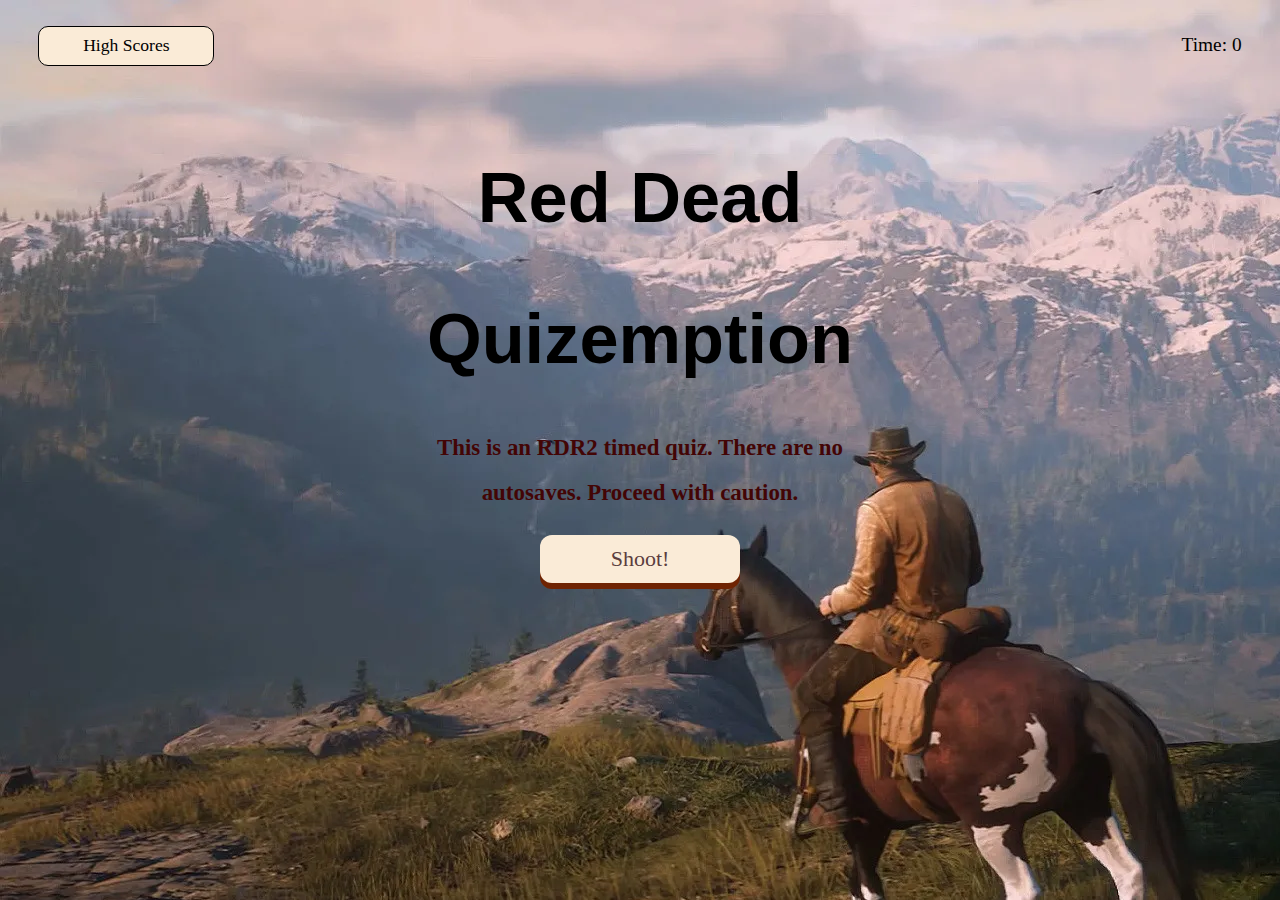
<file: index.html>
<!DOCTYPE html>
<html lang=en>

<head>
  <meta charset="UTF-8">
  <meta name="viewport" content="width=device-width, initial-scale=1">
  <title>RDR2 Quizemption!</title>
  <link rel="stylesheet" type="text/css" href="./assets/css/reset.css">
  <link rel="stylesheet" type="text/css" href="./assets/css/style.css">
</head>



<body>
  <nav>
    <div class="highscores"><a id="text-score" class="btn" href="highscore.html">High Scores</a></div>
    <div class="timer">Time: <span id="time">0</span></div>
  </nav>

  <section class="container">
    <article id="start-page">
      <h1>Red Dead Quizemption</h1>
      <p class="card-content">This is an RDR2 timed quiz. There are no autosaves. Proceed with caution.</p>
      <button id="startbtn" class="pushable"><span class="front">Shoot!</span></button>
    </article>

    <article id="question-page" class="hidden">
      <h2 id="ask-question"></h2>
      <p id="answers"></p>
    </article>

    <article id="end-page" class="hidden">
      <h2>You have reached the end of the story!</h2>
      <p>You scored: <span id="final-score"></span></p>
      <p>Enter Initials: <input type="text" id="initials" maxlength="3" style="text-transform:uppercase"/><button id="submit">Submit</button></p>
      <button id="restart">Restart</button>
    </article>



    <div id="result" class="hidden"></div>
  </section>

  
  <script src="assets/js/script.js"></script>
</body>

</html>
</file>
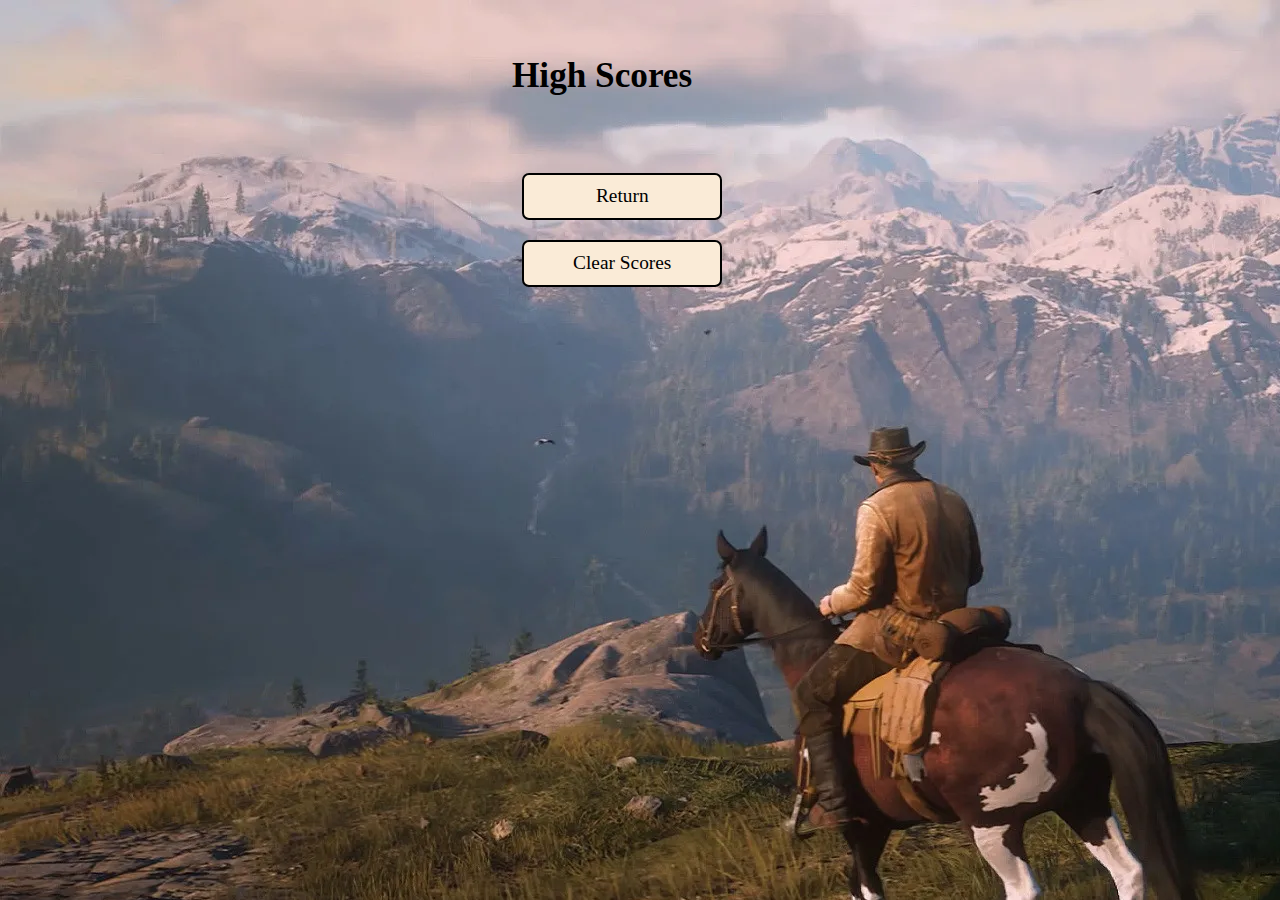
<file: highscore.html>
<!DOCTYPE html>
<html lang="en">

<head>
  <meta charset="UTF-8">
  <meta http-equiv="X-UA-Compatible" content="IE=edge">
  <meta name="viewport" content="width=device-width, initial-scale=1.0">
  <title>Document</title>
  <link rel="stylesheet" href="assets/css/reset.css">
  <link rel="stylesheet" href="assets/css/style.css">
</head>

<body>
  <article class="scorepage">
    <h2 id="scorehead">High Scores</h2>
    <ol id="scoreboard"></ol>
    <a href="index.html"><button>Return</button></a>
    <button id="clear">Clear Scores</button>
  </article>
  <script src="assets/js/score.js"></script>
</body>

</html>
</file>
<file: assets/css/style.css>
* {
  padding: 0;
  margin: 0;
  font-family: Geneva, Tahoma, sans-serif;
  line-height: 2;
  box-sizing: border-box;
  /* background-color: rgb(209, 186, 154); */
  font-size: 1.1rem;
  
  font-family: 'Times New Roman', Times, serif;
}

body {
  background-image: url(../../assets/RedDeadRedemption2-RockstarGames2.webp);
}

h1 {
  text-align: center;
  font-size: 4rem;
  font-family: Impact, Haettenschweiler, 'Arial Narrow Bold', sans-serif;
  
}

h2 {
  padding: 8% 0 10% 0;
  font-size: 1.5rem;
}

p {
  display: block;
  font-size: 1.3rem;
  color: rgb(67, 5, 5);
  font-weight: 700;
}

li {
  margin-left: 5%;
  width: 200px;
}

article {
  display: flex;
  flex-direction: column;
}

button {
  text-align: center;
  border-radius: 7px;
  padding: 2px;
  background-color: antiquewhite;
  margin: 2% 2% 2% 2%;
  width: 200px;
  border: 2px solid black;
  cursor: crosshair;
}

/* classes */

.pushable {
  background: rgb(111, 35, 2);
  border-radius: 12px;
  border: none;
  padding: 0;
  cursor: crosshair;
  outline-offset: 4px;
}

.front {
  display: block;
  padding: 2px 30px;
  border-radius: 12px;
  font-size: 1.25rem;
  background: antiquewhite;
  color: rgb(91, 62, 62);
  transform: translateY(-6px);
}

.pushable:active .front {
  transform: translateY(-2px);
}

.highscores {
  float: left;
  margin: 2% 0 0 3%;
}

.timer {
  float: right;
  margin: 2% 3% 0 0;
}

.container {
  height: 80%;
  width: 55%;
  margin: auto;
  padding-top: 10%;
  max-width: 500px;
}

.card-content {
  padding: 3% 0 5% 0;
  text-align: center;
}

.hidden {
  display: none;
}

.feedback {
  font-size: 1.4rem;
  margin-top: 4%;
  padding-top: 2%;
  color: black;
  border-top: 2px solid;
}


.btn {
  font-size: 1rem;
  padding: 1%;
  width: 10rem;
  text-align: center;
  border: 1px solid black;
  border-radius: 10px;
  color: var(--brown);
  background-color: antiquewhite;
  margin-bottom: .5rem;
  text-decoration: none;
  cursor: crosshair;
  display: block;
}

.btn:hover {
  transform: translateY(0.2rem);
  transition: transform 200ms;
  box-shadow: 0 .5rem .5rem 0 rgb(135, 44, 19);
  cursor: crosshair;
}

.scorepage {
  display: flex;
  flex-direction: column;
  justify-content: center;
  margin-left: 40%;
  width: 40%;
}




/* IDs */

#text-score {
  text-decoration: none;
}

#scorehead {
  font-size: 2rem;
  height: 10%;
  width: 60%;
}

#scoreboard {
  text-transform: uppercase;
}

#result {
  font-size: 2rem;
}

#startbtn {
  margin: 0 auto;
}
</file>
